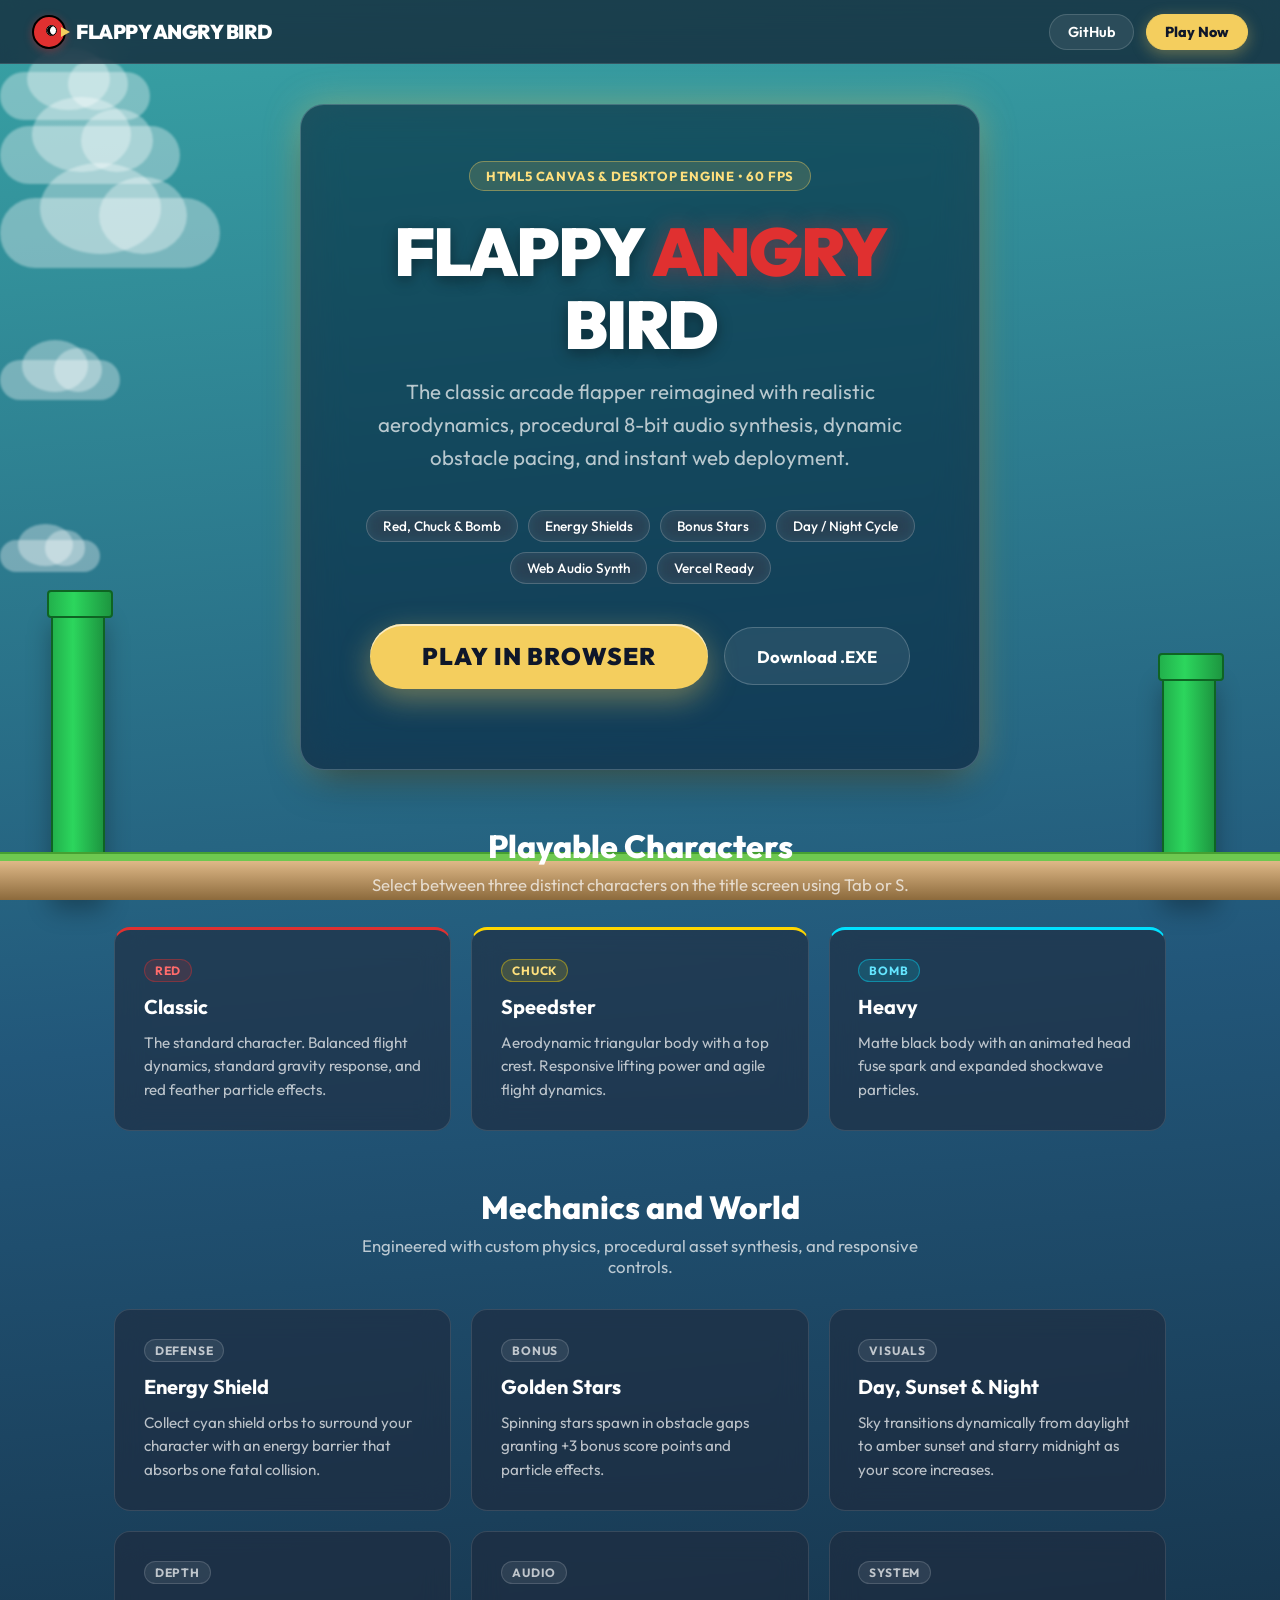
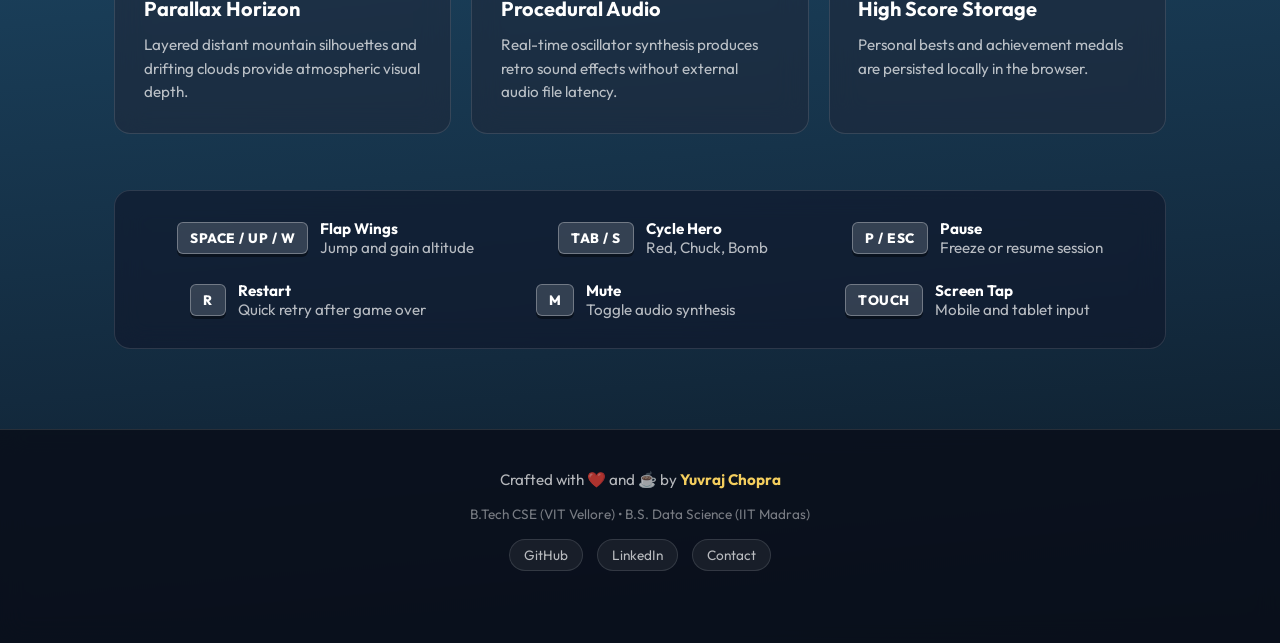
<file: website/index.html>
<!DOCTYPE html>
<html lang="en">
<head>
    <meta charset="UTF-8">
    <meta name="viewport" content="width=device-width, initial-scale=1.0">
    <title>Flappy Angry Bird | Official Web Portal — Yuvraj Chopra</title>
    <meta name="description" content="Play Flappy Angry Bird directly in your web browser. A premium arcade game built with HTML5 Canvas, Web Audio API, and high-performance physics by Yuvraj Chopra.">
    <meta name="keywords" content="Flappy Angry Bird, Flappy Bird, Arcade Game, HTML5 Game, Canvas Game, Yuvraj Chopra, Browser Game">
    <meta name="author" content="Yuvraj Chopra">
    
    <!-- Open Graph / Social -->
    <meta property="og:title" content="Flappy Angry Bird | Play in Browser">
    <meta property="og:description" content="Arcade flapper featuring custom Angry Bird physics, dynamic obstacle scaling, procedural 8-bit audio, and instant web play.">
    <meta property="og:type" content="website">
    
    <!-- Favicon -->
    <link rel="icon" href="data:image/svg+xml,<svg xmlns='http://www.w3.org/2000/svg' viewBox='0 0 32 32'><circle cx='16' cy='16' r='14' fill='%23E03030' stroke='%23000' stroke-width='2'/><circle cx='16' cy='22' r='8' fill='%23E6C8A0'/><circle cx='13' cy='12' r='4' fill='%23FFF' stroke='%23000' stroke-width='1.5'/><circle cx='21' cy='12' r='4' fill='%23FFF' stroke='%23000' stroke-width='1.5'/><circle cx='14.5' cy='12' r='1.5' fill='%23000'/><circle cx='22.5' cy='12' r='1.5' fill='%23000'/><path d='M10 8 L16 13 L24 8' stroke='%23000' stroke-width='2.5' stroke-linecap='round' fill='none'/><polygon points='16,14 26,17 16,21' fill='%23FFB41E' stroke='%23DC8C0A' stroke-width='1'/></svg>">
    
    <!-- Google Fonts -->
    <link rel="preconnect" href="https://fonts.googleapis.com">
    <link rel="preconnect" href="https://fonts.gstatic.com" crossorigin>
    <link href="https://fonts.googleapis.com/css2?family=Outfit:wght@300;400;500;600;700;800;900&display=swap" rel="stylesheet">
    
    <!-- Core Stylesheet -->
    <link rel="stylesheet" href="css/style.css">
</head>
<body class="portal-page">

    <!-- Floating Background Clouds -->
    <div class="cloud-bg" aria-hidden="true">
        <div class="cloud c1"></div>
        <div class="cloud c2"></div>
        <div class="cloud c3"></div>
        <div class="cloud c4"></div>
        <div class="cloud c5"></div>
    </div>

    <!-- Decorative Arcade Pipes -->
    <div class="pipe-deco pipe-left" aria-hidden="true"></div>
    <div class="pipe-deco pipe-right" aria-hidden="true"></div>

    <!-- Ground Strip -->
    <div class="ground-strip" aria-hidden="true"></div>

    <!-- Top Navigation -->
    <header>
        <nav class="portal-nav" aria-label="Main Navigation">
            <a href="/" class="brand-logo" id="nav-brand">
                <span class="bird-icon" aria-hidden="true"></span>
                <span>FLAPPY ANGRY BIRD</span>
            </a>

            <div class="nav-actions">
                <a href="https://github.com/chopra-yuvraj/flappy-angry-bird" target="_blank" rel="noopener noreferrer" class="nav-btn" id="btn-github">
                    GitHub
                </a>
                <a href="play.html" class="nav-btn primary" id="btn-nav-play">
                    Play Now
                </a>
            </div>
        </nav>
    </header>

    <!-- Main Content Area -->
    <main class="portal-main">

        <!-- Hero Card -->
        <section class="hero-section" id="hero">
            <div class="hero-badge">
                <span>HTML5 Canvas & Desktop Engine • 60 FPS</span>
            </div>

            <h1 class="hero-title">
                FLAPPY <span class="highlight">ANGRY</span> BIRD
            </h1>

            <p class="hero-subtitle">
                The classic arcade flapper reimagined with realistic aerodynamics, procedural 8-bit audio synthesis, dynamic obstacle pacing, and instant web deployment.
            </p>

            <div class="feature-pills">
                <span class="pill">Red, Chuck & Bomb</span>
                <span class="pill">Energy Shields</span>
                <span class="pill">Bonus Stars</span>
                <span class="pill">Day / Night Cycle</span>
                <span class="pill">Web Audio Synth</span>
                <span class="pill">Vercel Ready</span>
            </div>

            <div class="cta-group">
                <a href="play.html" class="btn-play-hero" id="btn-hero-play">
                    Play in Browser
                </a>
                <a href="https://github.com/chopra-yuvraj/flappy-angry-bird/raw/main/releases/FlappyAngryBird.exe" download class="btn-secondary" id="btn-download-exe">
                    Download .EXE
                </a>
            </div>
        </section>

        <!-- Playable Heroes Showcase -->
        <section aria-labelledby="heroes-heading" style="width: 100%;">
            <h2 class="section-title" id="heroes-heading">Playable Characters</h2>
            <p class="section-desc">Select between three distinct characters on the title screen using Tab or S.</p>

            <div class="features-grid">
                <div class="feature-card" style="border-top: 3px solid #E03030;">
                    <div class="feature-tag red-tag">Red</div>
                    <h3>Classic</h3>
                    <p>The standard character. Balanced flight dynamics, standard gravity response, and red feather particle effects.</p>
                </div>

                <div class="feature-card" style="border-top: 3px solid #FFD700;">
                    <div class="feature-tag yellow-tag">Chuck</div>
                    <h3>Speedster</h3>
                    <p>Aerodynamic triangular body with a top crest. Responsive lifting power and agile flight dynamics.</p>
                </div>

                <div class="feature-card" style="border-top: 3px solid #00E1FF;">
                    <div class="feature-tag black-tag">Bomb</div>
                    <h3>Heavy</h3>
                    <p>Matte black body with an animated head fuse spark and expanded shockwave particles.</p>
                </div>
            </div>
        </section>

        <!-- Power-Ups & World Features Grid -->
        <section aria-labelledby="features-heading" style="width: 100%;">
            <h2 class="section-title" id="features-heading">Mechanics and World</h2>
            <p class="section-desc">Engineered with custom physics, procedural asset synthesis, and responsive controls.</p>

            <div class="features-grid">
                <div class="feature-card">
                    <div class="feature-tag">Defense</div>
                    <h3>Energy Shield</h3>
                    <p>Collect cyan shield orbs to surround your character with an energy barrier that absorbs one fatal collision.</p>
                </div>

                <div class="feature-card">
                    <div class="feature-tag">Bonus</div>
                    <h3>Golden Stars</h3>
                    <p>Spinning stars spawn in obstacle gaps granting +3 bonus score points and particle effects.</p>
                </div>

                <div class="feature-card">
                    <div class="feature-tag">Visuals</div>
                    <h3>Day, Sunset & Night</h3>
                    <p>Sky transitions dynamically from daylight to amber sunset and starry midnight as your score increases.</p>
                </div>

                <div class="feature-card">
                    <div class="feature-tag">Depth</div>
                    <h3>Parallax Horizon</h3>
                    <p>Layered distant mountain silhouettes and drifting clouds provide atmospheric visual depth.</p>
                </div>

                <div class="feature-card">
                    <div class="feature-tag">Audio</div>
                    <h3>Procedural Audio</h3>
                    <p>Real-time oscillator synthesis produces retro sound effects without external audio file latency.</p>
                </div>

                <div class="feature-card">
                    <div class="feature-tag">System</div>
                    <h3>High Score Storage</h3>
                    <p>Personal bests and achievement medals are persisted locally in the browser.</p>
                </div>
            </div>
        </section>

        <!-- Controls Guide -->
        <section class="instructions-card" aria-label="Game Controls">
            <div class="control-item">
                <span class="key-badge">SPACE / UP / W</span>
                <div class="control-desc">
                    <strong>Flap Wings</strong>
                    <span>Jump and gain altitude</span>
                </div>
            </div>

            <div class="control-item">
                <span class="key-badge">TAB / S</span>
                <div class="control-desc">
                    <strong>Cycle Hero</strong>
                    <span>Red, Chuck, Bomb</span>
                </div>
            </div>

            <div class="control-item">
                <span class="key-badge">P / ESC</span>
                <div class="control-desc">
                    <strong>Pause</strong>
                    <span>Freeze or resume session</span>
                </div>
            </div>

            <div class="control-item">
                <span class="key-badge">R</span>
                <div class="control-desc">
                    <strong>Restart</strong>
                    <span>Quick retry after game over</span>
                </div>
            </div>

            <div class="control-item">
                <span class="key-badge">M</span>
                <div class="control-desc">
                    <strong>Mute</strong>
                    <span>Toggle audio synthesis</span>
                </div>
            </div>

            <div class="control-item">
                <span class="key-badge">TOUCH</span>
                <div class="control-desc">
                    <strong>Screen Tap</strong>
                    <span>Mobile and tablet input</span>
                </div>
            </div>
        </section>

    </main>

    <!-- Footer -->
    <footer class="portal-footer">
        <div class="footer-content">
            <div class="developer-card">
                Crafted with ❤️ and ☕ by 
                <a href="https://github.com/chopra-yuvraj" target="_blank" rel="noopener noreferrer" class="developer-link">
                    Yuvraj Chopra
                </a>
            </div>
            
            <div style="font-size: 0.85rem; color: var(--white-muted);">
                B.Tech CSE (VIT Vellore) • B.S. Data Science (IIT Madras)
            </div>

            <div class="social-links">
                <a href="https://github.com/chopra-yuvraj" target="_blank" rel="noopener noreferrer" class="social-badge">
                    GitHub
                </a>
                <a href="https://www.linkedin.com/in/chopra-yuvraj" target="_blank" rel="noopener noreferrer" class="social-badge">
                    LinkedIn
                </a>
                <a href="mailto:yuvrajchopra19@gmail.com" class="social-badge">
                    Contact
                </a>
            </div>
        </div>
    </footer>

</body>
</html>
</file>
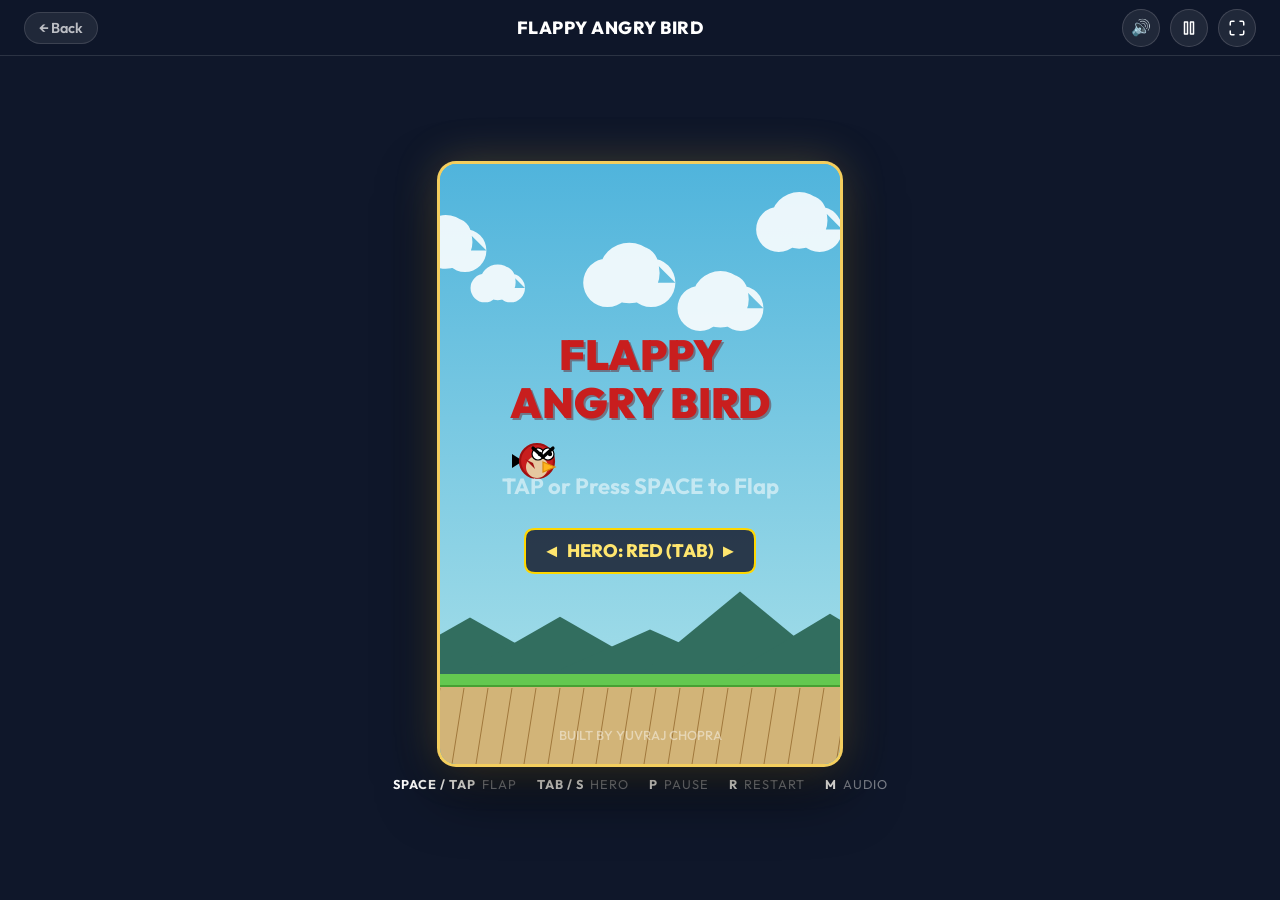
<file: website/play.html>
<!DOCTYPE html>
<html lang="en">
<head>
    <meta charset="UTF-8">
    <meta name="viewport" content="width=device-width, initial-scale=1.0, user-scalable=no, viewport-fit=cover">
    <title>Play Flappy Angry Bird | Official Arcade</title>
    <meta name="description" content="Play Flappy Angry Bird live in your browser at 60 FPS. Built with HTML5 Canvas and Web Audio API by Yuvraj Chopra.">
    
    <!-- Favicon -->
    <link rel="icon" href="data:image/svg+xml,<svg xmlns='http://www.w3.org/2000/svg' viewBox='0 0 32 32'><circle cx='16' cy='16' r='14' fill='%23E03030' stroke='%23000' stroke-width='2'/><circle cx='16' cy='22' r='8' fill='%23E6C8A0'/><circle cx='13' cy='12' r='4' fill='%23FFF' stroke='%23000' stroke-width='1.5'/><circle cx='21' cy='12' r='4' fill='%23FFF' stroke='%23000' stroke-width='1.5'/><circle cx='14.5' cy='12' r='1.5' fill='%23000'/><circle cx='22.5' cy='12' r='1.5' fill='%23000'/><path d='M10 8 L16 13 L24 8' stroke='%23000' stroke-width='2.5' stroke-linecap='round' fill='none'/><polygon points='16,14 26,17 16,21' fill='%23FFB41E' stroke='%23DC8C0A' stroke-width='1'/></svg>">
    
    <!-- Google Fonts -->
    <link rel="preconnect" href="https://fonts.googleapis.com">
    <link rel="preconnect" href="https://fonts.gstatic.com" crossorigin>
    <link href="https://fonts.googleapis.com/css2?family=Outfit:wght@400;500;600;700;800;900&display=swap" rel="stylesheet">
    
    <!-- Core Stylesheet -->
    <link rel="stylesheet" href="css/style.css">
</head>
<body class="play-page">

    <!-- Arcade Top Header Bar -->
    <header>
        <nav class="arcade-topbar" aria-label="Game Navigation">
            <a href="index.html" class="arcade-back" id="btn-back">
                &larr; Back
            </a>

            <div class="arcade-title">
                FLAPPY ANGRY BIRD
            </div>

            <div class="arcade-controls">
                <button type="button" class="icon-btn" id="btn-mute" aria-label="Toggle Sound" title="Mute / Unmute (M)">
                    <svg width="18" height="18" viewBox="0 0 24 24" fill="none" stroke="currentColor" stroke-width="2" stroke-linecap="round" stroke-linejoin="round"><polygon points="11 5 6 9 2 9 2 15 6 15 11 19 11 5"></polygon><path d="M19.07 4.93a10 10 0 0 1 0 14.14M15.54 8.46a5 5 0 0 1 0 7.07"></path></svg>
                </button>
                <button type="button" class="icon-btn" id="btn-pause" aria-label="Pause Game" title="Pause / Resume (P)">
                    <svg width="18" height="18" viewBox="0 0 24 24" fill="none" stroke="currentColor" stroke-width="2" stroke-linecap="round" stroke-linejoin="round"><rect x="6" y="4" width="4" height="16"></rect><rect x="14" y="4" width="4" height="16"></rect></svg>
                </button>
                <button type="button" class="icon-btn" id="btn-fullscreen" aria-label="Toggle Fullscreen" title="Toggle Fullscreen">
                    <svg width="18" height="18" viewBox="0 0 24 24" fill="none" stroke="currentColor" stroke-width="2" stroke-linecap="round" stroke-linejoin="round"><path d="M8 3H5a2 2 0 0 0-2 2v3m18 0V5a2 2 0 0 0-2-2h-3m0 18h3a2 2 0 0 0 2-2v-3M3 16v3a2 2 0 0 0 2 2h3"></path></svg>
                </button>
            </div>
        </nav>
    </header>

    <!-- Game Viewport Stage -->
    <main class="game-viewport">
        <div class="canvas-frame">
            <canvas id="game-canvas" width="400" height="600" aria-label="Flappy Angry Bird Game Screen"></canvas>
        </div>

        <!-- Floating HUD Helper -->
        <div class="hud-helper" aria-label="Quick Controls">
            <span><strong style="color: var(--white);">SPACE / TAP</strong> Flap</span>
            <span><strong style="color: var(--white);">TAB / S</strong> Hero</span>
            <span><strong style="color: var(--white);">P</strong> Pause</span>
            <span><strong style="color: var(--white);">R</strong> Restart</span>
            <span><strong style="color: var(--white);">M</strong> Audio</span>
        </div>
    </main>

    <!-- Canvas Game Script -->
    <script src="js/game.js"></script>
</body>
</html>
</file>
<file: website/css/style.css>
/* ═══════════════════════════════════════════════════════════════
   Flappy Angry Bird — Modern Web Portal Stylesheet
   Author: Yuvraj Chopra
   ═══════════════════════════════════════════════════════════════ */

:root {
  --sky-top: #4EC0CA;
  --sky-bot: #2A8A92;
  --sky-play: #50B4DC;
  --gold: #F4CE5E;
  --gold-bright: #FFE07D;
  --gold-glow: rgba(244, 206, 94, 0.35);
  --dark-bg: #0F172A;
  --dark-card: rgba(15, 23, 42, 0.75);
  --dark-surface: #1E293B;
  --dark-border: rgba(255, 255, 255, 0.12);
  --white: #FFFFFF;
  --white-dim: rgba(255, 255, 255, 0.7);
  --white-muted: rgba(255, 255, 255, 0.45);
  --bird-red: #E03030;
  --bird-red-dark: #A01515;
  --pipe-green: #22B14C;
  --pipe-dark: #0E6423;
  --ground-brn: #DEB887;
  --ground-grn: #6EC850;
  --shadow-lg: 0 20px 40px -15px rgba(0, 0, 0, 0.5);
  --shadow-glow: 0 0 35px var(--gold-glow);
  --radius-sm: 8px;
  --radius-md: 16px;
  --radius-lg: 24px;
  --radius-full: 9999px;
  --transition-fast: 0.15s ease;
  --transition-normal: 0.3s cubic-bezier(0.4, 0, 0.2, 1);
  --transition-bounce: 0.5s cubic-bezier(0.34, 1.56, 0.64, 1);
}

* {
  box-sizing: border-box;
  margin: 0;
  padding: 0;
  -webkit-tap-highlight-color: transparent;
}

html, body {
  min-height: 100%;
  font-family: 'Outfit', -apple-system, BlinkMacSystemFont, 'Segoe UI', Roboto, sans-serif;
  color: var(--white);
  background-color: var(--dark-bg);
  overflow-x: hidden;
}

/* ─── Body Background & Parallax ─── */
body.portal-page {
  background: linear-gradient(175deg, #38A3A5 0%, #22577A 45%, #132A3E 85%, #0B1924 100%);
  position: relative;
  display: flex;
  flex-direction: column;
  min-height: 100vh;
}

body.play-page {
  background: var(--dark-bg);
  overflow: hidden;
  height: 100vh;
  display: flex;
  flex-direction: column;
}

/* ─── Animated Floating Clouds ─── */
.cloud-bg {
  position: fixed;
  top: 0;
  left: 0;
  width: 100%;
  height: 100%;
  overflow: hidden;
  pointer-events: none;
  z-index: 1;
}

.cloud {
  position: absolute;
  background: rgba(255, 255, 255, 0.35);
  border-radius: 60px;
  filter: blur(1px);
}
.cloud::before, .cloud::after {
  content: '';
  position: absolute;
  background: inherit;
  border-radius: 50%;
}
.cloud::before { width: 55%; height: 130%; top: -50%; left: 18%; }
.cloud::after  { width: 40%; height: 110%; top: -30%; right: 15%; }

.c1 { width: 150px; height: 48px; top: 8%;  animation: cloudDrift 32s linear infinite; }
.c2 { width: 220px; height: 70px; top: 22%; animation: cloudDrift 45s linear infinite; animation-delay: -12s; }
.c3 { width: 120px; height: 40px; top: 40%; animation: cloudDrift 26s linear infinite; animation-delay: -18s; }
.c4 { width: 180px; height: 58px; top: 14%; animation: cloudDrift 38s linear infinite; animation-delay: -5s; }
.c5 { width: 100px; height: 32px; top: 60%; animation: cloudDrift 30s linear infinite; animation-delay: -22s; }

@keyframes cloudDrift {
  from { transform: translateX(-260px); }
  to   { transform: translateX(calc(100vw + 260px)); }
}

/* ─── Decorative Arcade Pipes ─── */
.pipe-deco {
  position: fixed;
  width: 54px;
  background: linear-gradient(90deg, #22B14C 0%, #2CD65D 40%, #1D9640 100%);
  border: 2px solid var(--pipe-dark);
  border-radius: 4px;
  z-index: 2;
  pointer-events: none;
  box-shadow: 0 10px 25px rgba(0,0,0,0.3);
}
.pipe-deco::after {
  content: '';
  position: absolute;
  left: -6px;
  width: 62px;
  height: 24px;
  background: linear-gradient(90deg, #22B14C 0%, #2CD65D 40%, #1D9640 100%);
  border: 2px solid var(--pipe-dark);
  border-radius: 4px;
}
.pipe-left  { left: 4%;  bottom: 0; height: 32vh; }
.pipe-left::after  { top: -24px; }
.pipe-right { right: 5%; bottom: 0; height: 25vh; }
.pipe-right::after { top: -24px; }

/* ─── Ground Strip Decorator ─── */
.ground-strip {
  position: fixed;
  bottom: 0;
  left: 0;
  width: 100%;
  height: 48px;
  background: linear-gradient(180deg, var(--ground-grn) 0%, var(--ground-grn) 16%, var(--ground-brn) 16%, #8C6A3C 100%);
  border-top: 2px solid #46A032;
  z-index: 2;
  pointer-events: none;
}

/* ─── Navbar / Header ─── */
.portal-nav {
  position: sticky;
  top: 0;
  width: 100%;
  height: 64px;
  display: flex;
  align-items: center;
  justify-content: space-between;
  padding: 0 2rem;
  background: rgba(15, 23, 42, 0.7);
  backdrop-filter: blur(16px);
  -webkit-backdrop-filter: blur(16px);
  border-bottom: 1px solid var(--dark-border);
  z-index: 50;
}

.brand-logo {
  display: flex;
  align-items: center;
  gap: 10px;
  text-decoration: none;
  color: var(--white);
  font-weight: 900;
  font-size: 1.25rem;
  letter-spacing: -0.5px;
}
.brand-logo .bird-icon {
  width: 34px;
  height: 34px;
  border-radius: 50%;
  background: var(--bird-red);
  border: 2px solid #000;
  position: relative;
  display: inline-block;
  box-shadow: 0 2px 8px rgba(224, 48, 48, 0.4);
}
.brand-logo .bird-icon::before {
  content: '';
  position: absolute;
  right: -6px;
  top: 10px;
  border-top: 5px solid transparent;
  border-bottom: 5px solid transparent;
  border-left: 9px solid var(--gold);
}
.brand-logo .bird-icon::after {
  content: '';
  position: absolute;
  top: 8px;
  left: 12px;
  width: 9px;
  height: 9px;
  background: var(--white);
  border-radius: 50%;
  border: 1.5px solid #000;
  box-shadow: inset 3px 0 0 #000;
}

.nav-actions {
  display: flex;
  align-items: center;
  gap: 12px;
}

.nav-btn {
  display: inline-flex;
  align-items: center;
  gap: 6px;
  padding: 8px 18px;
  border-radius: var(--radius-full);
  font-size: 0.9rem;
  font-weight: 600;
  text-decoration: none;
  color: var(--white);
  background: rgba(255, 255, 255, 0.08);
  border: 1px solid rgba(255, 255, 255, 0.15);
  transition: var(--transition-normal);
}
.nav-btn:hover {
  background: rgba(255, 255, 255, 0.16);
  transform: translateY(-2px);
}
.nav-btn.primary {
  background: var(--gold);
  color: var(--dark-bg);
  border-color: var(--gold);
  font-weight: 800;
  box-shadow: 0 4px 15px rgba(244, 206, 94, 0.35);
}
.nav-btn.primary:hover {
  background: var(--gold-bright);
  box-shadow: 0 8px 25px rgba(244, 206, 94, 0.5);
}

/* ─── Hero Container ─── */
.portal-main {
  position: relative;
  z-index: 10;
  flex: 1;
  max-width: 1100px;
  margin: 0 auto;
  padding: 2.5rem 1.5rem 5rem;
  display: flex;
  flex-direction: column;
  align-items: center;
  gap: 3.5rem;
}

.hero-section {
  text-align: center;
  max-width: 680px;
  width: 100%;
  padding: 3.5rem 2.5rem;
  background: rgba(15, 23, 42, 0.55);
  backdrop-filter: blur(20px) saturate(1.3);
  -webkit-backdrop-filter: blur(20px) saturate(1.3);
  border-radius: var(--radius-lg);
  border: 1px solid rgba(255, 255, 255, 0.2);
  box-shadow: var(--shadow-lg), var(--shadow-glow);
  position: relative;
  animation: heroAppear 0.9s var(--transition-bounce);
}

@keyframes heroAppear {
  0% { transform: translateY(30px) scale(0.95); opacity: 0; }
  100% { transform: translateY(0) scale(1); opacity: 1; }
}

.hero-badge {
  display: inline-flex;
  align-items: center;
  gap: 8px;
  background: rgba(244, 206, 94, 0.15);
  border: 1px solid rgba(244, 206, 94, 0.4);
  color: var(--gold-bright);
  padding: 6px 16px;
  border-radius: var(--radius-full);
  font-size: 0.82rem;
  font-weight: 700;
  letter-spacing: 0.8px;
  text-transform: uppercase;
  margin-bottom: 1.5rem;
}

.hero-title {
  font-size: clamp(2.4rem, 6vw, 4.2rem);
  font-weight: 900;
  letter-spacing: -2px;
  line-height: 1.08;
  margin-bottom: 1rem;
  text-shadow: 0 4px 15px rgba(0, 0, 0, 0.4);
}
.hero-title .highlight {
  color: var(--bird-red);
  position: relative;
  display: inline-block;
  text-shadow: 0 0 25px rgba(224, 48, 48, 0.4);
}

.hero-subtitle {
  font-size: clamp(1.05rem, 2.2vw, 1.28rem);
  font-weight: 400;
  color: var(--white-dim);
  line-height: 1.6;
  margin-bottom: 2.2rem;
}

/* Feature badges row */
.feature-pills {
  display: flex;
  flex-wrap: wrap;
  justify-content: center;
  gap: 10px;
  margin-bottom: 2.5rem;
}
.pill {
  background: rgba(255, 255, 255, 0.1);
  border: 1px solid rgba(255, 255, 255, 0.18);
  border-radius: var(--radius-full);
  padding: 6px 16px;
  font-size: 0.85rem;
  font-weight: 500;
  color: var(--white);
  backdrop-filter: blur(8px);
  transition: var(--transition-fast);
}
.pill:hover {
  background: rgba(255, 255, 255, 0.2);
  transform: translateY(-2px);
}

/* Main Call to Action Button */
.cta-group {
  display: flex;
  align-items: center;
  justify-content: center;
  flex-wrap: wrap;
  gap: 16px;
  margin-bottom: 1.5rem;
}

.btn-play-hero {
  display: inline-flex;
  align-items: center;
  gap: 12px;
  background: var(--gold);
  color: var(--dark-bg);
  font-size: clamp(1.2rem, 3vw, 1.5rem);
  font-weight: 900;
  padding: 1.1rem 3.2rem;
  border-radius: var(--radius-full);
  text-decoration: none;
  text-transform: uppercase;
  letter-spacing: 1.2px;
  position: relative;
  overflow: hidden;
  box-shadow: 0 10px 30px rgba(244, 206, 94, 0.4), inset 0 2px 0 rgba(255, 255, 255, 0.6);
  transition: var(--transition-normal);
}
.btn-play-hero:hover {
  transform: translateY(-4px) scale(1.03);
  background: var(--gold-bright);
  box-shadow: 0 18px 45px rgba(244, 206, 94, 0.6);
}
.btn-play-hero:active {
  transform: translateY(0) scale(0.98);
}
.btn-play-hero::before {
  content: '';
  position: absolute;
  top: 0; left: -100%;
  width: 100%; height: 100%;
  background: linear-gradient(90deg, transparent, rgba(255, 255, 255, 0.4), transparent);
  transition: left 0.6s ease;
}
.btn-play-hero:hover::before { left: 100%; }

.btn-secondary {
  display: inline-flex;
  align-items: center;
  gap: 8px;
  background: rgba(255, 255, 255, 0.08);
  color: var(--white);
  font-size: 1.05rem;
  font-weight: 700;
  padding: 1.1rem 2rem;
  border-radius: var(--radius-full);
  text-decoration: none;
  border: 1px solid rgba(255, 255, 255, 0.2);
  transition: var(--transition-normal);
}
.btn-secondary:hover {
  background: rgba(255, 255, 255, 0.16);
  transform: translateY(-3px);
}

/* ─── Grid Features Showcase ─── */
.section-title {
  font-size: 2rem;
  font-weight: 800;
  text-align: center;
  margin-bottom: 0.5rem;
}
.section-desc {
  color: var(--white-dim);
  text-align: center;
  font-size: 1.05rem;
  max-width: 580px;
  margin: 0 auto 2rem;
}

.features-grid {
  display: grid;
  grid-template-columns: repeat(auto-fit, minmax(300px, 1fr));
  gap: 20px;
  width: 100%;
}

.feature-card {
  background: rgba(30, 41, 59, 0.6);
  backdrop-filter: blur(14px);
  -webkit-backdrop-filter: blur(14px);
  border: 1px solid var(--dark-border);
  border-radius: var(--radius-md);
  padding: 1.8rem;
  transition: var(--transition-normal);
  display: flex;
  flex-direction: column;
  gap: 12px;
}
.feature-card:hover {
  transform: translateY(-6px);
  border-color: rgba(244, 206, 94, 0.4);
  box-shadow: 0 15px 35px rgba(0, 0, 0, 0.35);
}

.feature-tag {
  display: inline-block;
  align-self: flex-start;
  font-size: 0.75rem;
  font-weight: 700;
  text-transform: uppercase;
  letter-spacing: 0.8px;
  padding: 3px 10px;
  border-radius: var(--radius-full);
  background: rgba(255, 255, 255, 0.08);
  border: 1px solid rgba(255, 255, 255, 0.15);
  color: var(--white-dim);
}
.feature-tag.red-tag {
  background: rgba(224, 48, 48, 0.15);
  border-color: rgba(224, 48, 48, 0.4);
  color: #FF6B6B;
}
.feature-tag.yellow-tag {
  background: rgba(255, 215, 0, 0.15);
  border-color: rgba(255, 215, 0, 0.4);
  color: var(--gold-bright);
}
.feature-tag.black-tag {
  background: rgba(0, 225, 255, 0.15);
  border-color: rgba(0, 225, 255, 0.4);
  color: #64E5FF;
}

.feature-icon {
  width: 48px;
  height: 48px;
  border-radius: var(--radius-sm);
  background: rgba(244, 206, 94, 0.12);
  color: var(--gold);
  display: flex;
  align-items: center;
  justify-content: center;
  font-size: 1.6rem;
}

.feature-card h3 {
  font-size: 1.25rem;
  font-weight: 700;
}
.feature-card p {
  color: var(--white-dim);
  font-size: 0.95rem;
  line-height: 1.55;
}

/* ─── Controls & Instructions Bar ─── */
.instructions-card {
  width: 100%;
  background: rgba(15, 23, 42, 0.6);
  backdrop-filter: blur(14px);
  border: 1px solid var(--dark-border);
  border-radius: var(--radius-md);
  padding: 1.8rem 2rem;
  display: flex;
  flex-wrap: wrap;
  align-items: center;
  justify-content: space-around;
  gap: 24px;
}

.control-item {
  display: flex;
  align-items: center;
  gap: 12px;
}
.key-badge {
  background: rgba(255, 255, 255, 0.15);
  border: 1px solid rgba(255, 255, 255, 0.3);
  box-shadow: 0 3px 0 rgba(0,0,0,0.4);
  border-radius: 6px;
  padding: 6px 12px;
  font-size: 0.85rem;
  font-weight: 800;
  letter-spacing: 0.5px;
  color: var(--white);
}
.control-desc {
  font-size: 0.95rem;
  color: var(--white-dim);
}
.control-desc strong {
  color: var(--white);
  display: block;
}

/* ─── Footer ─── */
.portal-footer {
  position: relative;
  z-index: 10;
  text-align: center;
  padding: 2.5rem 1.5rem 4.5rem;
  border-top: 1px solid var(--dark-border);
  background: rgba(10, 15, 26, 0.85);
  backdrop-filter: blur(12px);
  margin-top: auto;
}

.footer-content {
  max-width: 600px;
  margin: 0 auto;
  display: flex;
  flex-direction: column;
  gap: 16px;
}

.developer-card {
  font-size: 0.95rem;
  color: var(--white-dim);
}
.developer-link {
  color: var(--gold);
  font-weight: 700;
  text-decoration: none;
  transition: var(--transition-fast);
}
.developer-link:hover {
  text-decoration: underline;
  color: var(--gold-bright);
}

.social-links {
  display: flex;
  justify-content: center;
  gap: 14px;
}
.social-badge {
  display: inline-flex;
  align-items: center;
  gap: 6px;
  padding: 6px 14px;
  border-radius: var(--radius-full);
  background: rgba(255, 255, 255, 0.06);
  border: 1px solid rgba(255, 255, 255, 0.12);
  color: var(--white-dim);
  text-decoration: none;
  font-size: 0.85rem;
  transition: var(--transition-fast);
}
.social-badge:hover {
  background: rgba(255, 255, 255, 0.14);
  color: var(--white);
  transform: translateY(-2px);
}

/* ═══════════════════════════════════════════════════════════════
   PLAY PAGE SPECIFIC STYLES
   ═══════════════════════════════════════════════════════════════ */

.arcade-topbar {
  height: 56px;
  display: flex;
  align-items: center;
  justify-content: space-between;
  padding: 0 1.5rem;
  background: rgba(15, 23, 42, 0.9);
  backdrop-filter: blur(16px);
  -webkit-backdrop-filter: blur(16px);
  border-bottom: 1px solid var(--dark-border);
  z-index: 100;
}

.arcade-back {
  display: inline-flex;
  align-items: center;
  gap: 6px;
  color: var(--white-dim);
  text-decoration: none;
  font-size: 0.9rem;
  font-weight: 600;
  padding: 6px 14px;
  border-radius: var(--radius-full);
  background: rgba(255, 255, 255, 0.08);
  border: 1px solid rgba(255, 255, 255, 0.12);
  transition: var(--transition-fast);
}
.arcade-back:hover {
  background: rgba(255, 255, 255, 0.18);
  color: var(--white);
}

.arcade-title {
  font-size: 1.1rem;
  font-weight: 800;
  letter-spacing: 0.5px;
  color: var(--white);
}

.arcade-controls {
  display: flex;
  align-items: center;
  gap: 10px;
}

.icon-btn {
  width: 38px;
  height: 38px;
  border-radius: 50%;
  background: rgba(255, 255, 255, 0.08);
  border: 1px solid rgba(255, 255, 255, 0.15);
  color: var(--white);
  cursor: pointer;
  display: flex;
  align-items: center;
  justify-content: center;
  font-size: 1rem;
  transition: var(--transition-fast);
}
.icon-btn:hover {
  background: rgba(255, 255, 255, 0.2);
  transform: scale(1.06);
}
.icon-btn:active {
  transform: scale(0.94);
}

/* Game Stage Center Area */
.game-viewport {
  flex: 1;
  display: flex;
  flex-direction: column;
  align-items: center;
  justify-content: center;
  padding: 10px 16px;
  position: relative;
  overflow: hidden;
}

.canvas-frame {
  position: relative;
  width: 100%;
  max-width: 400px;
  border-radius: var(--radius-md);
  overflow: hidden;
  box-shadow:
    0 0 0 3px var(--gold),
    0 0 45px rgba(244, 206, 94, 0.25),
    0 25px 60px rgba(0, 0, 0, 0.6);
  background: var(--sky-play);
  touch-action: manipulation;
}

canvas#game-canvas {
  display: block;
  width: 100%;
  height: auto;
  aspect-ratio: 400 / 600;
  max-height: calc(100vh - 120px);
  object-fit: contain;
  cursor: pointer;
}

/* Play HUD Bottom Helper */
.hud-helper {
  margin-top: 12px;
  display: flex;
  align-items: center;
  gap: 20px;
  font-size: 0.8rem;
  color: var(--white-muted);
  text-transform: uppercase;
  letter-spacing: 1px;
}
.hud-helper span {
  display: flex;
  align-items: center;
  gap: 6px;
}

/* ─── Responsive Queries ─── */
@media (max-width: 640px) {
  .portal-nav { padding: 0 1rem; }
  .portal-main { padding: 1.5rem 1rem 4rem; gap: 2rem; }
  .hero-section { padding: 2.2rem 1.2rem; border-radius: var(--radius-md); }
  .btn-play-hero { width: 100%; justify-content: center; padding: 1rem 1.5rem; }
  .btn-secondary { width: 100%; justify-content: center; }
  .pipe-deco { display: none; }
  .hud-helper { display: none; }
  .canvas-frame {
    border-radius: var(--radius-sm);
    box-shadow: 0 0 0 2px var(--gold), 0 10px 30px rgba(0,0,0,0.5);
  }
}

@media (max-height: 700px) {
  .arcade-topbar { height: 46px; }
  .game-viewport { padding: 4px; }
  canvas#game-canvas { max-height: calc(100vh - 65px); }
  .hud-helper { display: none; }
}
</file>
